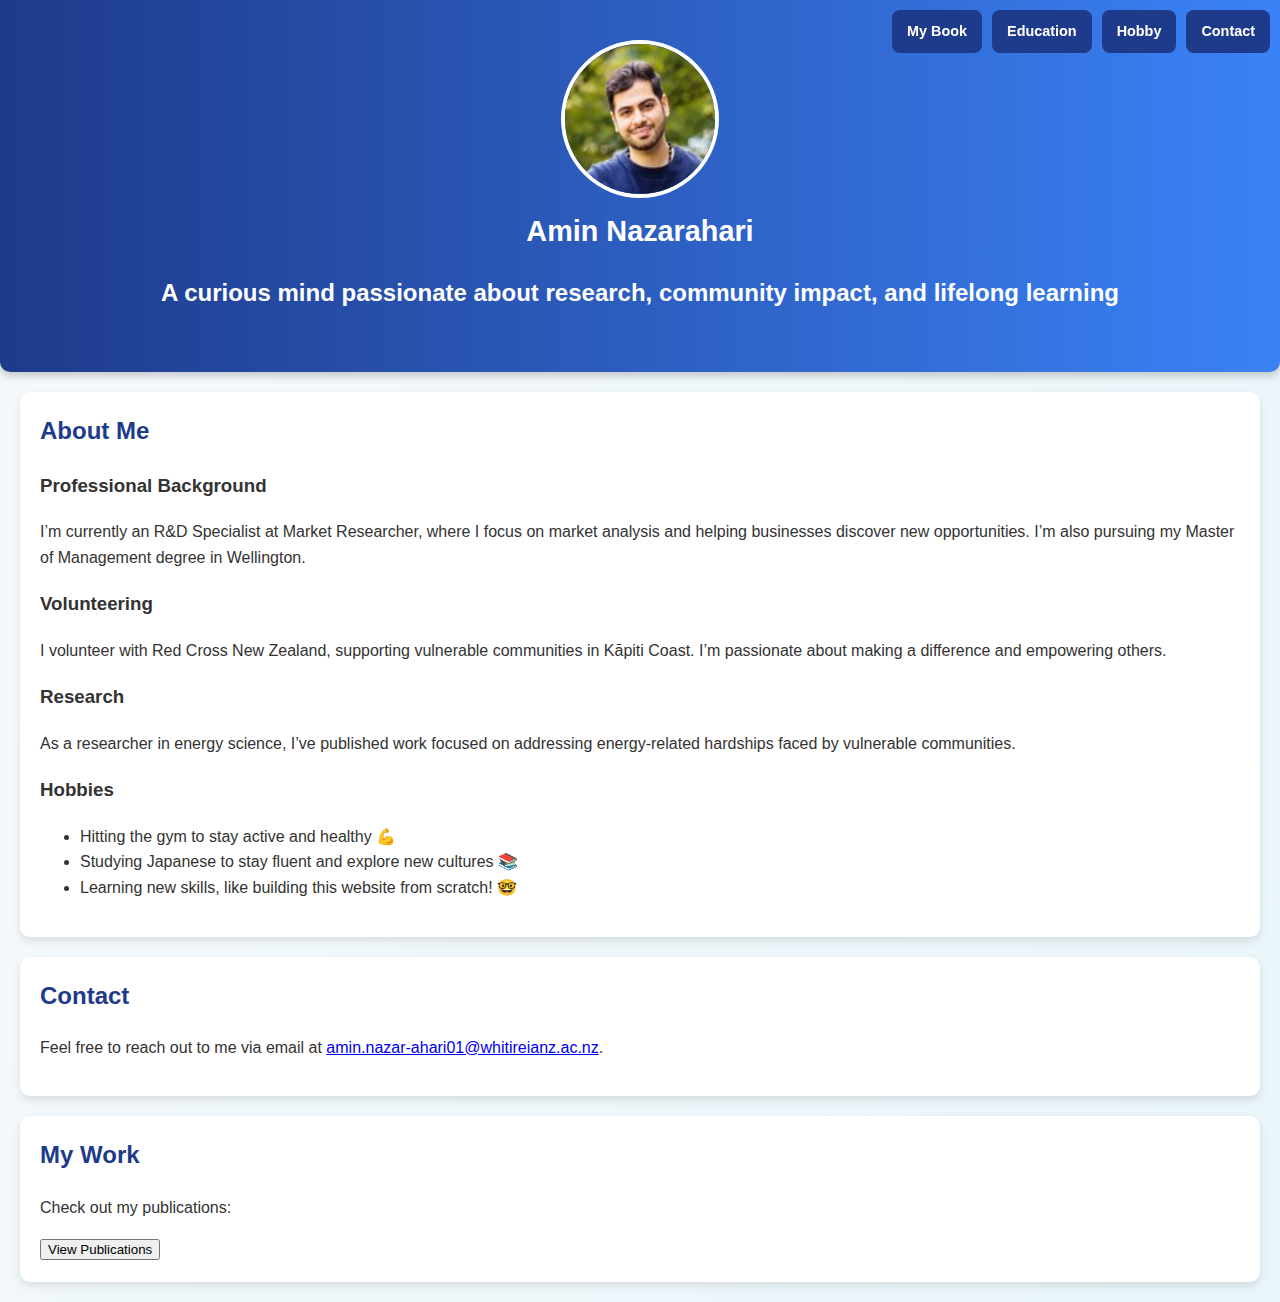
<file: index.html>
<!DOCTYPE html>
<html lang="en">
<head>
    <meta charset="UTF-8">
    <meta name="viewport" content="width=device-width, initial-scale=1.0">
    <title>Amin's Webpage</title>
    <link rel="stylesheet" href="style.css">
</head>
<body>
    <!-- Top-right navigation buttons -->
    <div class="top-right-buttons">
        <a href="mybook.html" class="nav-button">My Book</a>
        <a href="education.html" class="nav-button">Education</a>
        <a href="hobby.html" class="nav-button">Hobby</a>
        <a href="contact.html" class="nav-button">Contact</a>
    </div>

    <header>
        <img src="FacePic.jpeg" alt="My Picture" class="profile-picture">
        <h1>Amin Nazarahari</h1>
        <h2>A curious mind passionate about research, community impact, and lifelong learning</h2>
    </header>
    
    <section>
        <h2>About Me</h2>
        <h3>Professional Background</h3>
        <p>I’m currently an R&D Specialist at Market Researcher, where I focus on market analysis and helping businesses discover new opportunities. I’m also pursuing my Master of Management degree in Wellington.</p>

        <h3>Volunteering</h3>
        <p>I volunteer with Red Cross New Zealand, supporting vulnerable communities in Kāpiti Coast. I’m passionate about making a difference and empowering others.</p>

        <h3>Research</h3>
        <p>As a researcher in energy science, I’ve published work focused on addressing energy-related hardships faced by vulnerable communities.</p>

        <h3>Hobbies</h3>
        <ul>
            <li>Hitting the gym to stay active and healthy 💪</li>
            <li>Studying Japanese to stay fluent and explore new cultures 📚</li>
            <li>Learning new skills, like building this website from scratch! 🤓</li>
        </ul>
    </section>

    <section>
        <h2>Contact</h2>
        <p>Feel free to reach out to me via email at <a href="mailto:amin.nazar-ahari01@whitireianz.ac.nz">amin.nazar-ahari01@whitireianz.ac.nz</a>.</p>
    </section>
    
    <section>
        <h2>My Work</h2>
        <p>Check out my publications:</p>
        <a href="publications.html">
            <button>View Publications</button>
        </a>
    </section>
</body>
</html>
</file>
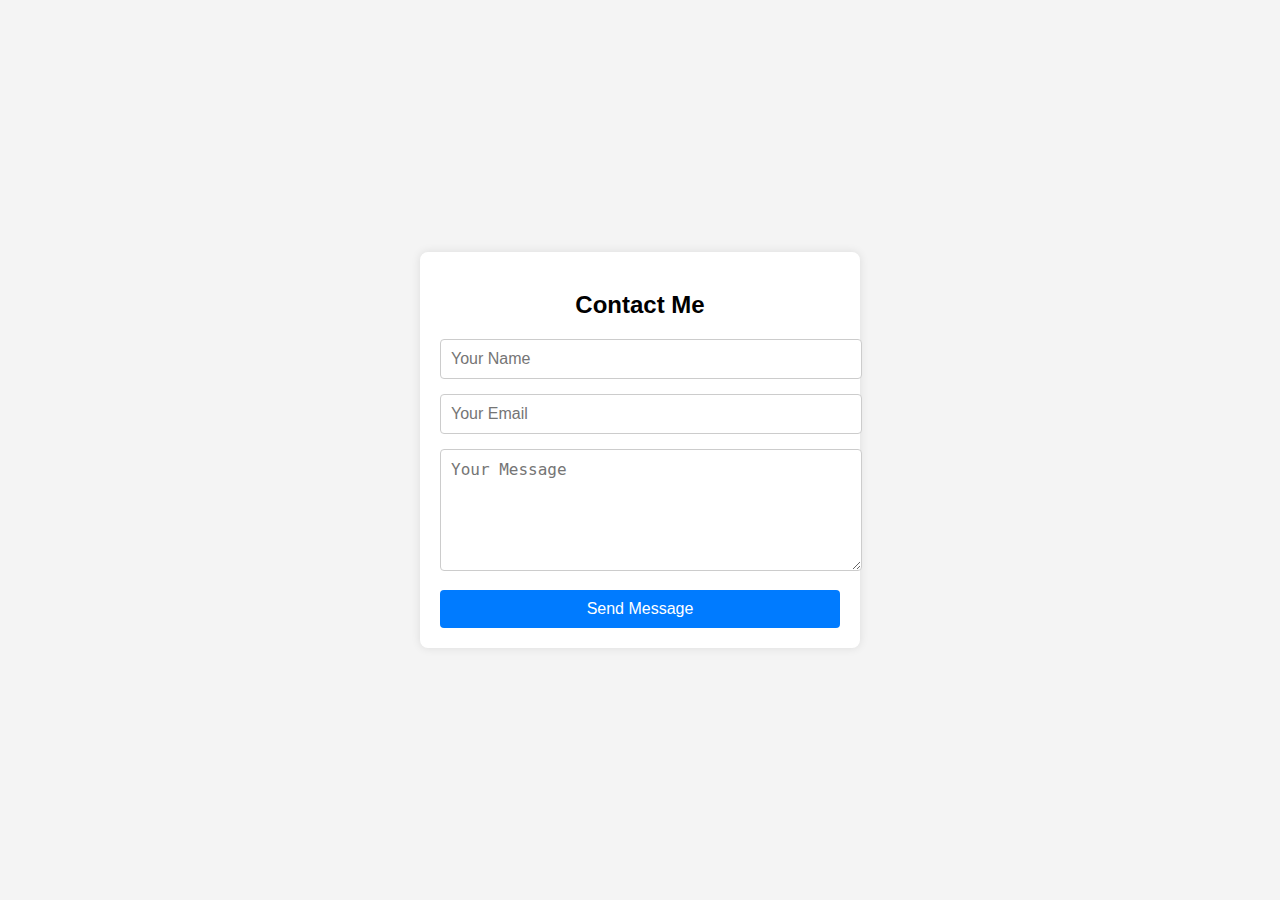
<file: contact.html>
<!DOCTYPE html>
<html lang="en">
<head>
    <meta charset="UTF-8">
    <meta name="viewport" content="width=device-width, initial-scale=1.0">
    <title>Contact Me</title>
    <style>
        body {
            font-family: Arial, sans-serif;
            margin: 0;
            padding: 0;
            display: flex;
            justify-content: center;
            align-items: center;
            height: 100vh;
            background-color: #f4f4f4;
        }
        .contact-form {
            background: #fff;
            padding: 20px;
            border-radius: 8px;
            box-shadow: 0 0 10px rgba(0, 0, 0, 0.1);
            width: 100%;
            max-width: 400px;
        }
        .contact-form h2 {
            margin-bottom: 20px;
            font-size: 24px;
            text-align: center;
        }
        .contact-form input,
        .contact-form textarea {
            width: 100%;
            padding: 10px;
            margin-bottom: 15px;
            border: 1px solid #ccc;
            border-radius: 4px;
            font-size: 16px;
        }
        .contact-form textarea {
            resize: vertical;
            height: 100px;
        }
        .contact-form button {
            width: 100%;
            padding: 10px;
            background-color: #007bff;
            color: #fff;
            border: none;
            border-radius: 4px;
            font-size: 16px;
            cursor: pointer;
        }
        .contact-form button:hover {
            background-color: #0056b3;
        }
    </style>
</head>
<body>
    <div class="contact-form">
        <h2>Contact Me</h2>
        <form action="https://formspree.io/f/mvgzqbne" method="POST">
            <input type="text" name="name" placeholder="Your Name" required>
            <input type="email" name="email" placeholder="Your Email" required>
            <textarea name="message" placeholder="Your Message" required></textarea>
            <button type="submit">Send Message</button>
        </form>
    </div>
</body>
</html>
</file>
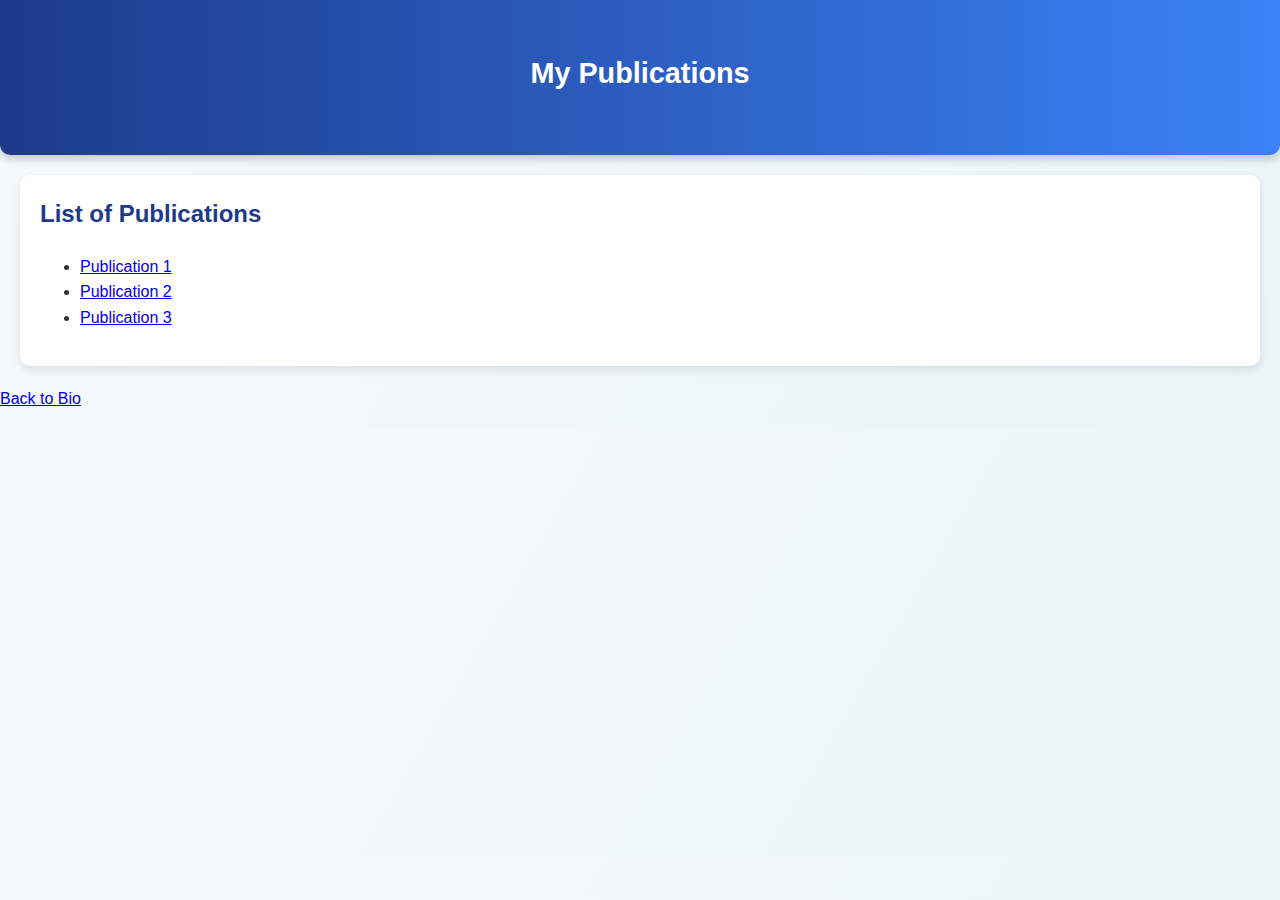
<file: publications.html>
<!DOCTYPE html>
<html lang="en">
<head>
    <meta charset="UTF-8">
    <meta name="viewport" content="width=device-width, initial-scale=1.0">
    <title>Amin's Publications</title>
    <link rel="stylesheet" href="style.css">
</head>
<body>
    <header>
        <h1>My Publications</h1>
    </header>

    <section>
        <h2>List of Publications</h2>
        <ul>
            <li><a href="link-to-publication-1">Publication 1</a></li>
            <li><a href="link-to-publication-2">Publication 2</a></li>
            <li><a href="link-to-publication-3">Publication 3</a></li>
            <!-- Add more publications here -->
        </ul>
    </section>

    <footer>
        <p><a href="index.html">Back to Bio</a></p>
    </footer>
</body>
</html>
</file>
<file: style.css>
/* General body styles */
body {
    font-family: 'Roboto', Arial, sans-serif;
    margin: 0;
    padding: 0;
    background: linear-gradient(120deg, #f6f9fc, #e9f5f9);
    color: #333;
    line-height: 1.6;
}

/* Header styling */
header {
    background: linear-gradient(90deg, #1E3A8A, #3B82F6);
    color: white;
    text-align: center;
    padding: 40px 20px;
    position: relative;
    box-shadow: 0 4px 8px rgba(0, 0, 0, 0.2);
    border-bottom-left-radius: 10px;
    border-bottom-right-radius: 10px;
}

/* Profile picture styling */
.profile-picture {
    width: 150px;
    height: 150px;
    border-radius: 50%;
    border: 4px solid white;
    margin: 0 auto 10px;
    display: block;
}

/* Title and text styling */
header h1 {
    margin-top: 10px;
    font-size: 1.8rem;
}

header p {
    font-size: 1.1rem;
    margin-top: 5px;
}

/* Section styling (adds boxes around text) */
section {
    background: white;
    border-radius: 10px;
    padding: 20px;
    margin: 20px;
    box-shadow: 0 4px 8px rgba(0, 0, 0, 0.1);
    transition: transform 0.2s ease, box-shadow 0.2s ease; /* Smooth transition */
    cursor: pointer; /* Change cursor to indicate interactivity */
}

/* Milder hover effect (half of the previous effect) */
section:hover {
    transform: scale(1.01); /* Very mild enlarge effect (half the previous effect) */
    box-shadow: 0 4px 10px rgba(0, 0, 0, 0.1); /* Softer shadow effect */
}

/* Section headings */
section h2 {
    margin-top: 0;
    color: #1E3A8A;
}

/* Top-right buttons container */
.top-right-buttons {
    position: fixed; /* Ensures the buttons are fixed in the top-right corner */
    top: 10px;       /* Distance from the top edge */
    right: 10px;     /* Distance from the right edge */
    z-index: 1000;   /* Ensures the buttons appear above other elements */
    display: flex;   /* Keeps buttons aligned horizontally */
    gap: 10px;       /* Adds spacing between buttons */
}

/* Navigation button styles */
.nav-button {
    background-color: #1E3A8A;
    color: white;
    padding: 10px 15px;
    border-radius: 8px;
    text-decoration: none;
    font-weight: bold;
    font-size: 0.9rem;
    transition: background-color 0.3s ease, transform 0.2s ease;
}

.nav-button:hover {
    background-color: #3B82F6;
    transform: scale(1.05);
}

/* Responsive adjustments for smaller screens */
@media (max-width: 768px) {
    .top-right-buttons {
        flex-direction: column; /* Stack buttons vertically on smaller screens */
        gap: 5px;
        top: 10px;
        right: 10px;
    }
    .nav-button {
        font-size: 0.8rem;
        padding: 8px 12px;
    }
}
</file>
